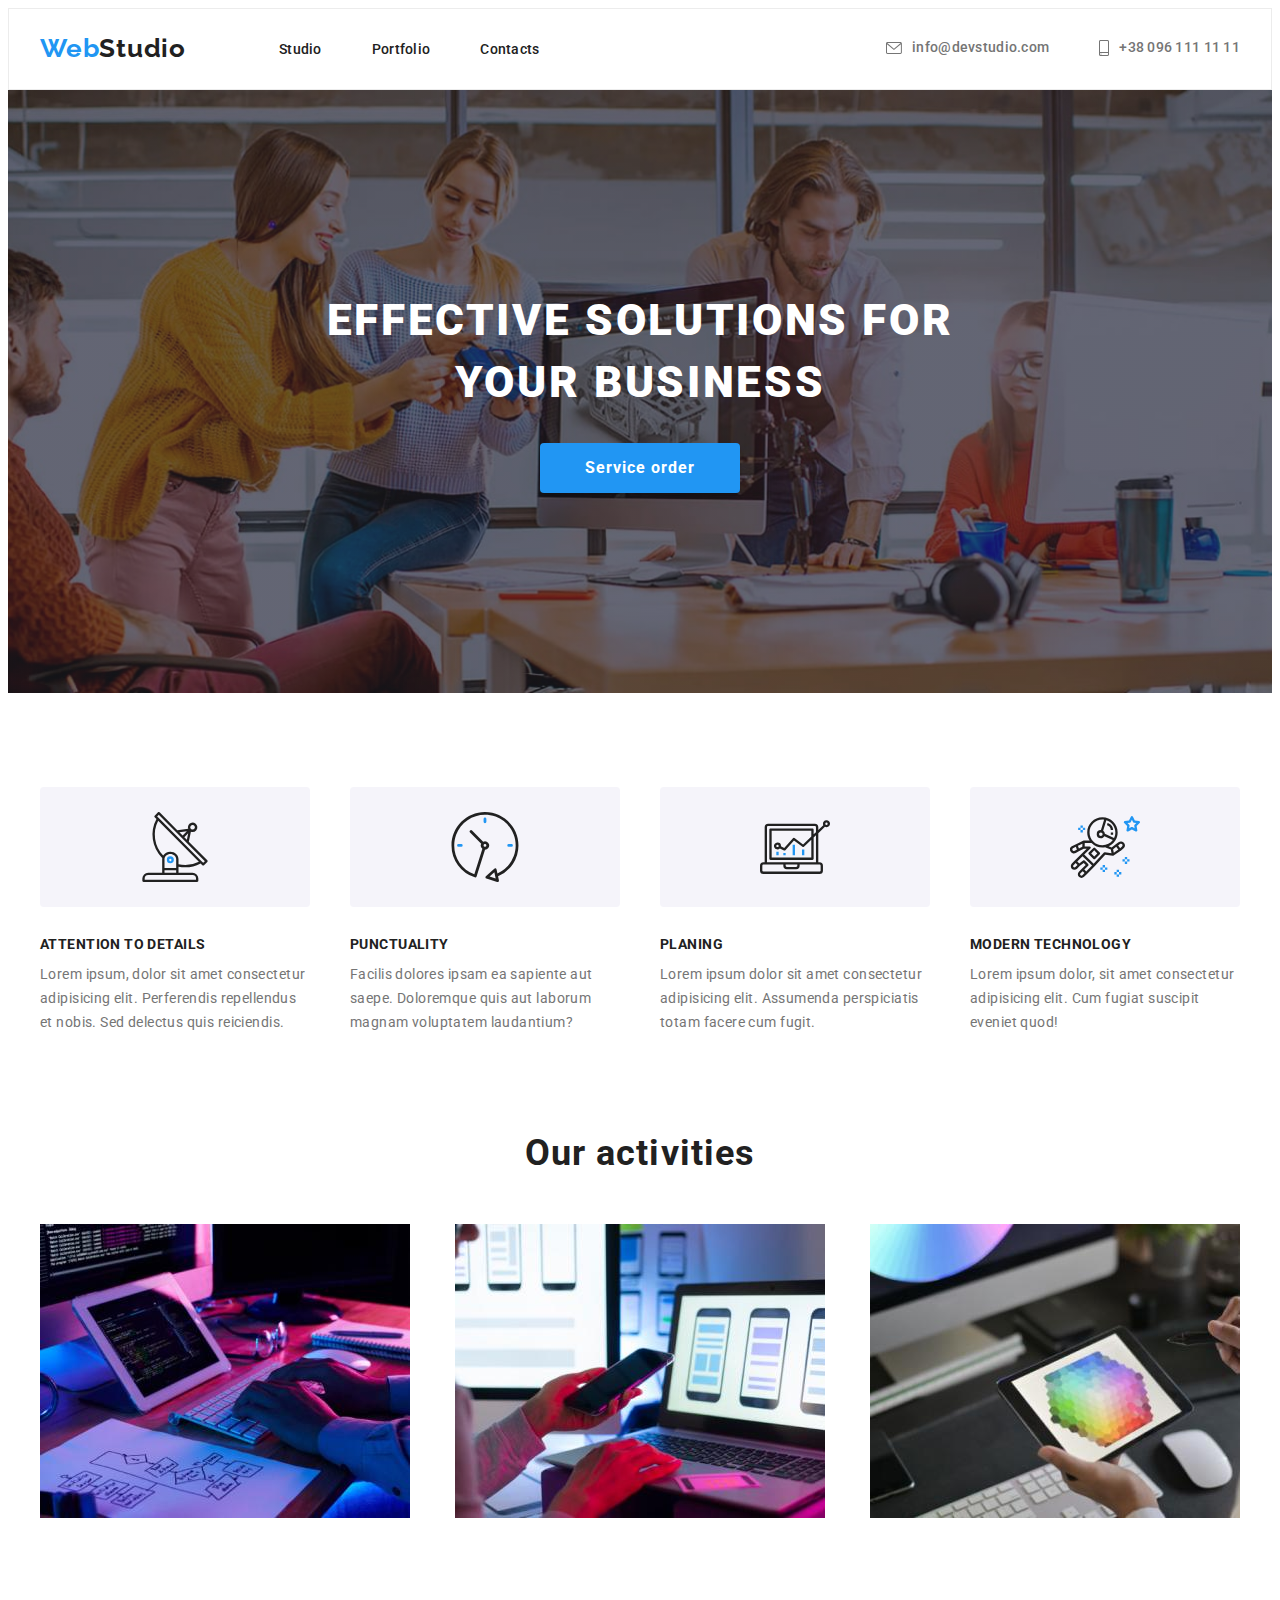
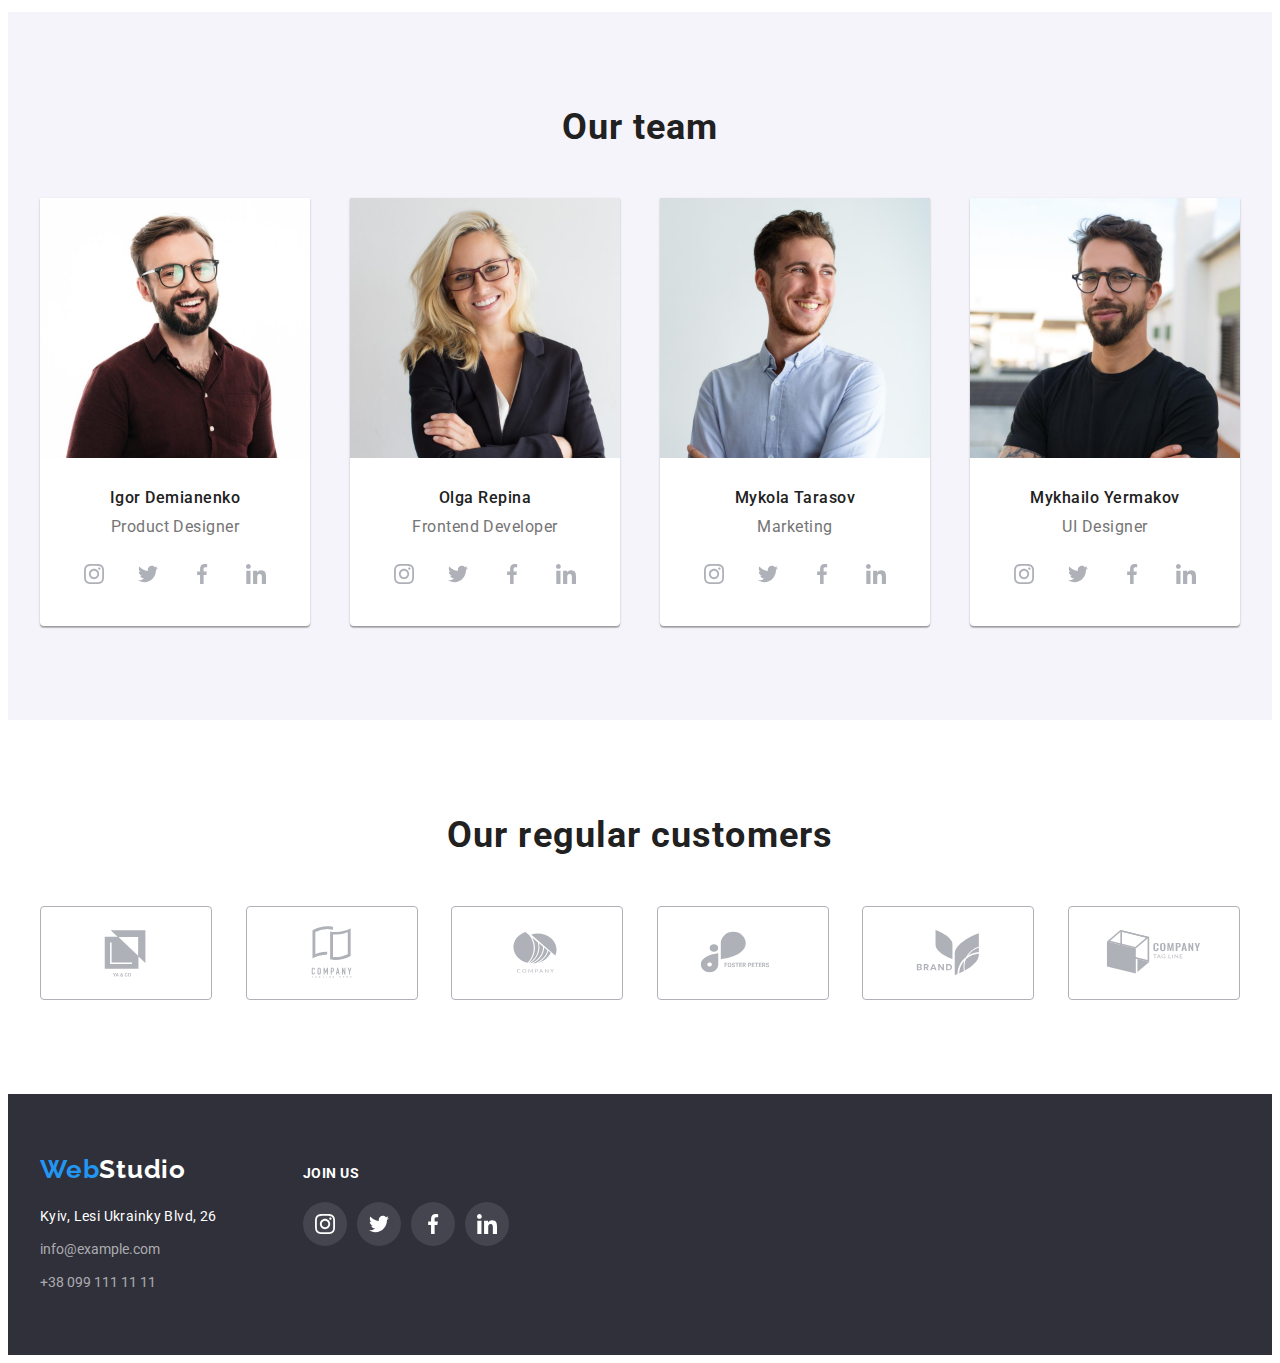
<file: index.html>
<!DOCTYPE html>
<html lang="en">
	<head>
		<meta charset="UTF-8" />
		<meta http-equiv="X-UA-Compatible" content="IE=edge" />
		<meta name="viewport" content="width=device-width, initial-scale=1.0" />
		<title>WebStudio</title>
		<link rel="preconnect" href="https://fonts.googleapis.com">
		<link rel="preconnect" href="https://fonts.gstatic.com" crossorigin>
		<link href="https://fonts.googleapis.com/css2?family=Raleway:wght@700&family=Roboto:wght@400;500;700;900&display=swap" rel="stylesheet">
		<link rel="stylesheet" href="https://cdnjs.cloudflare.com/ajax/libs/modern-normalize/1.1.0/modern-normalize.min.css" integrity="sha512-wpPYUAdjBVSE4KJnH1VR1HeZfpl1ub8YT/NKx4PuQ5NmX2tKuGu6U/JRp5y+Y8XG2tV+wKQpNHVUX03MfMFn9Q==" crossorigin="anonymous" referrerpolicy="no-referrer">
		<link rel="stylesheet" href="./css/styles.css" />
	</head>
	<body>
		<!-- Site nav -->
		<header class="page-header">
			<div class="container">
				<nav class="header-nav">
				<!-- prettier-ignore -->
				<a lang="en" href="./index.html" class="page-logo link">
					<span class="page-blue-logo">Web</span>Studio
				</a>	
				<ul class="site-nav-list list">
					<li class="nav-list-item">
						<a href="" class="nav-list-link link current">Studio</a>
					</li>
					<li class="nav-list-item">
							<a href="./portfolio.html" class="nav-list-link link current">Portfolio</a>
					</li>
					<li class="nav-list-item">
							<a href="" class="nav-list-link link current">Contacts</a>
					</li>
				</ul>
				</nav>
				<ul class="contacts-nav-list list">
					<li class="contacts-list-item"><a href="mailto:info@devstudio.com" class="contacts-list-link link">
						<svg class="contacts-icon mail">
							<use href="./images/icons.svg#icon-envelope" width="16" height="12"></use>
						</svg>
						info@devstudio.com</a></li>
					<li class="contacts-list-item"><a href="tel:+380961111111" class="contacts-list-link link">
						<svg class="contacts-icon phone">
							<use href="./images/icons.svg#icon-smartphone" width="10" height="16"></use>
						</svg>
						+38 096 111 11 11</a></li>
				</ul>
			</div>
		</header>

		<main>
			<section class="hero">
				<div class="container">
					<h1 class="hero-title">Effective solutions for your business</h1>
					<button type="button" class="hero-btn btn">Service order</button>
				</div>
			</section>

			<!-- Values -->
			<section class="value">
				<div class="container">
				<h2 class="visually-hidden">Values</h2>
				<ul class="value-list list">
					<li class="value-item antenna">
						<h4 class="value-header">Attention to details</h4>
						<p class="value-text">
							Lorem ipsum, dolor sit amet consectetur adipisicing elit. Perferendis repellendus et nobis. Sed delectus quis reiciendis.
						</p>
					</li>
					<li class="value-item clock">
						<h4 class="value-header">Punctuality</h4>
						<p class="value-text">
							Facilis dolores ipsam ea sapiente aut saepe. Doloremque quis aut laborum magnam voluptatem laudantium?
						</p>
					</li>
					<li class="value-item diagram">
						<h4 class="value-header">Planing</h4>
						<p class="value-text">Lorem ipsum dolor sit amet consectetur adipisicing elit. Assumenda perspiciatis totam facere cum fugit.</p>
					</li>
					<li class="value-item astronaut">
						<h4 class="value-header">Modern technology</h4>
						<p class="value-text">Lorem ipsum dolor, sit amet consectetur adipisicing elit. Cum fugiat suscipit eveniet quod!</p>
					</li>
				</ul>
				</div>
			</section>

			<!-- Activities -->
			<section class="activities">
				<div class="container">
				<h2 class="activities-title title">Our activities</h2>
				<ul class="activities-list list">
					<li class="activities-item">
						<img src="./images/main-page-img-1.jpg" alt="Keyboadr and iPad" width="370" height="294" />
					</li>
					<li class="activities-item">
						<img src="./images/main-page-img-2.jpg" alt="iPhone and design" width="370" height="294" />
					</li>
					<li class="activities-item">
						<img src="./images/main-page-img-3.jpg" alt="olor scheme" width="370" height="294" />
					</li>
				</ul>
				</div>
			</section>

			<!-- Team -->
			<section class="team">
				<div class="container">
				<h2 class="team-title title">Our team</h2>
				<ul class="team-list list">
					<li class="team-item">
						<img src="./images/demianenko.jpg" alt="Igor Demianenko" width="270" height="260" />
						<h3 class="team-item-title">Igor Demianenko</h3>
						<p class="team-item-text">Product Designer</p>
						<ul class="team-soc list">
							<li class="team-soc-item"><a href="" class="team-soc-link link">
								<svg class="team-soc-icon" width="20" height="20">
									<use href="./images/icons.svg#icon-instagram"></use>
								</svg>
							</a></li>
							<li class="team-soc-item"><a href="" class="team-soc-link link">
								<svg class="team-soc-icon" width="20" height="20">
									<use href="./images/icons.svg#icon-twitter"></use>
								</svg>
							</a></li>
							<li class="team-soc-item"><a href="" class="team-soc-link link">
								<svg class="team-soc-icon" width="20" height="20">
									<use href="./images/icons.svg#icon-facebook"></use>
								</svg>
							</a></li>
							<li class="team-soc-item"><a href="" class="team-soc-link link">
								<svg class="team-soc-icon" width="20" height="20">
									<use href="./images/icons.svg#icon-linkedin"></use>
								</svg>
							</a></li>
						</ul>
					</li>
					<li class="team-item">
						<img src="./images/repina.jpg" alt="Olga Repina" width="270" height="260" />
						<h3 class="team-item-title">Olga Repina</h3>
						<p class="team-item-text">Frontend Developer</p>
						<ul class="team-soc list">
							<li class="team-soc-item"><a href="" class="team-soc-link link">
								<svg class="team-soc-icon" width="20" height="20">
									<use href="./images/icons.svg#icon-instagram"></use>
								</svg>
							</a></li>
							<li class="team-soc-item"><a href="" class="team-soc-link link">
								<svg class="team-soc-icon" width="20" height="20">
									<use href="./images/icons.svg#icon-twitter"></use>
								</svg>
							</a></li>
							<li class="team-soc-item"><a href="" class="team-soc-link link">
								<svg class="team-soc-icon" width="20" height="20">
									<use href="./images/icons.svg#icon-facebook"></use>
								</svg>
							</a></li>
							<li class="team-soc-item"><a href="" class="team-soc-link link">
								<svg class="team-soc-icon" width="20" height="20">
									<use href="./images/icons.svg#icon-linkedin"></use>
								</svg>
							</a></li>
						</ul>
					</li>
					<li class="team-item">
						<img src="./images/tarasov.jpg" alt="Mykola Tarasov" width="270" height="260" />
						<h3 class="team-item-title">Mykola Tarasov</h3>
						<p class="team-item-text">Marketing</p>
						<ul class="team-soc list">
							<li class="team-soc-item"><a href="" class="team-soc-link link">
								<svg class="team-soc-icon" width="20" height="20">
									<use href="./images/icons.svg#icon-instagram"></use>
								</svg>
							</a></li>
							<li class="team-soc-item"><a href="" class="team-soc-link link">
								<svg class="team-soc-icon" width="20" height="20">
									<use href="./images/icons.svg#icon-twitter"></use>
								</svg>
							</a></li>
							<li class="team-soc-item"><a href="" class="team-soc-link link">
								<svg class="team-soc-icon" width="20" height="20">
									<use href="./images/icons.svg#icon-facebook"></use>
								</svg>
							</a></li>
							<li class="team-soc-item"><a href="" class="team-soc-link link">
								<svg class="team-soc-icon" width="20" height="20">
									<use href="./images/icons.svg#icon-linkedin"></use>
								</svg>
							</a></li>
						</ul>
					</li>
					<li class="team-item">
						<img src="./images/ermakov.jpg" alt="Mykhailo Yermakov" width="270" height="260" />
						<h3 class="team-item-title">Mykhailo Yermakov</h3>
						<p class="team-item-text">UI Designer</p>
						<ul class="team-soc list">
							<li class="team-soc-item"><a href="" class="team-soc-link link">
								<svg class="team-soc-icon" width="20" height="20">
									<use href="./images/icons.svg#icon-instagram"></use>
								</svg>
							</a></li>
							<li class="team-soc-item"><a href="" class="team-soc-link link">
								<svg class="team-soc-icon" width="20" height="20">
									<use href="./images/icons.svg#icon-twitter"></use>
								</svg>
							</a></li>
							<li class="team-soc-item"><a href="" class="team-soc-link link">
								<svg class="team-soc-icon" width="20" height="20">
									<use href="./images/icons.svg#icon-facebook"></use>
								</svg>
							</a></li>
							<li class="team-soc-item"><a href="" class="team-soc-link link">
								<svg class="team-soc-icon" width="20" height="20">
									<use href="./images/icons.svg#icon-linkedin"></use>
								</svg>
							</a></li>
						</ul>
					</li>
				</ul>
				</div>
			</section>
			<section class="customers">
				<div class="container">
					<h2 class="customer-title title">Our regular customers</h2>
					<ul class="customers-list list">
						<li class="customer-item">
							<a href="" class="customer-link link">
								<svg class="customer-logo" width="106" height="60">
									<use href="./images/icons.svg#icon-yanco"></use>
								</svg>
							</a>
						</li>
						<li class="customer-item">
							<a href="" class="customer-link link">
								<svg class="customer-logo" width="106" height="60">
									<use href="./images/icons.svg#icon-tagline"></use>
								</svg>
							</a>
						</li>
						<li class="customer-item">
							<a href="" class="customer-link link">
								<svg class="customer-logo" width="106" height="60">
									<use href="./images/icons.svg#icon-company"></use>
								</svg>
							</a>
						</li>
						<li class="customer-item">
							<a href="" class="customer-link link">
								<svg class="customer-logo" width="106" height="60">
									<use href="./images/icons.svg#icon-foster-peters"></use>
								</svg>
							</a>
						</li>
						<li class="customer-item">
							<a href="" class="customer-link link">
								<svg class="customer-logo" width="106" height="60">
									<use href="./images/icons.svg#icon-brand"></use>
								</svg>
							</a>
						</li>
						<li class="customer-item">
							<a href="" class="customer-link link">
								<svg class="customer-logo" width="106" height="60">
									<use href="./images/icons.svg#icon-company-tagline"></use>
								</svg>
							</a>
						</li>
					</ul>
				</div>
			</section>
		</main>

		<footer class="footer">
			<div class="contact-wrap">
				<div class="container">
					<div class="footer-contacts-wrap">
						<!-- prettier-ignore -->
						<a lang="en" href="./index.html" class="footer-logo link">
							<span class="page-blue-logo">Web</span><span>Studio</span>
						</a>
						

						<!-- Contacts -->
						<h2 class="visually-hidden">Contacts</h2>
						<address class="address">
							<ul class="contacts-list list">
								<li class="footer-contacts">
									<a
											class="contacts-address link"
											href="https://goo.gl/maps/21FP2kessVp6qN1R9"
											target="_blank"
											rel="noopener noreferrer nofollow"
										>
											Kyiv, Lesi Ukrainky Blvd, 26
									</a>
								</li>
								<li class="footer-contacts">
									<a href="mailto:info@example.com" class="footer-contacts-link link">info@example.com</a>
								</li>
								<li class="footer-contacts"><a href="tel:+380991111111" class="footer-contacts-link link">+38 099 111 11 11</a></li>
							</ul>
						</address>
					</div>

					<div class="join">
						<h2 class="join-soc-title title">Join us</h2>
						<ul class="join-soc-list list">
							<li class="join-soc-item">
								<a href="" class="join-soc-link">
									<svg class="join-soc-icon">
										<use href="./images/icons.svg#icon-instagram"></use>
									</svg>
								</a>
							</li>
							<li class="join-soc-item">
								<a href="" class="join-soc-link">
									<svg class="join-soc-icon">
										<use href="./images/icons.svg#icon-twitter"></use>
									</svg>
								</a>
							</li>
							<li class="join-soc-item">
								<a href="" class="join-soc-link">
									<svg class="join-soc-icon">
										<use href="./images/icons.svg#icon-facebook"></use>
									</svg>
								</a>
							</li>
							<li class="join-soc-item">
								<a href="" class="join-soc-link">
									<svg class="join-soc-icon">
										<use href="./images/icons.svg#icon-linkedin"></use>
									</svg>
								</a>
							</li>
						</ul>
					</div>
				</div>
			</div>
		</footer>
	</body>
</html>
</file>
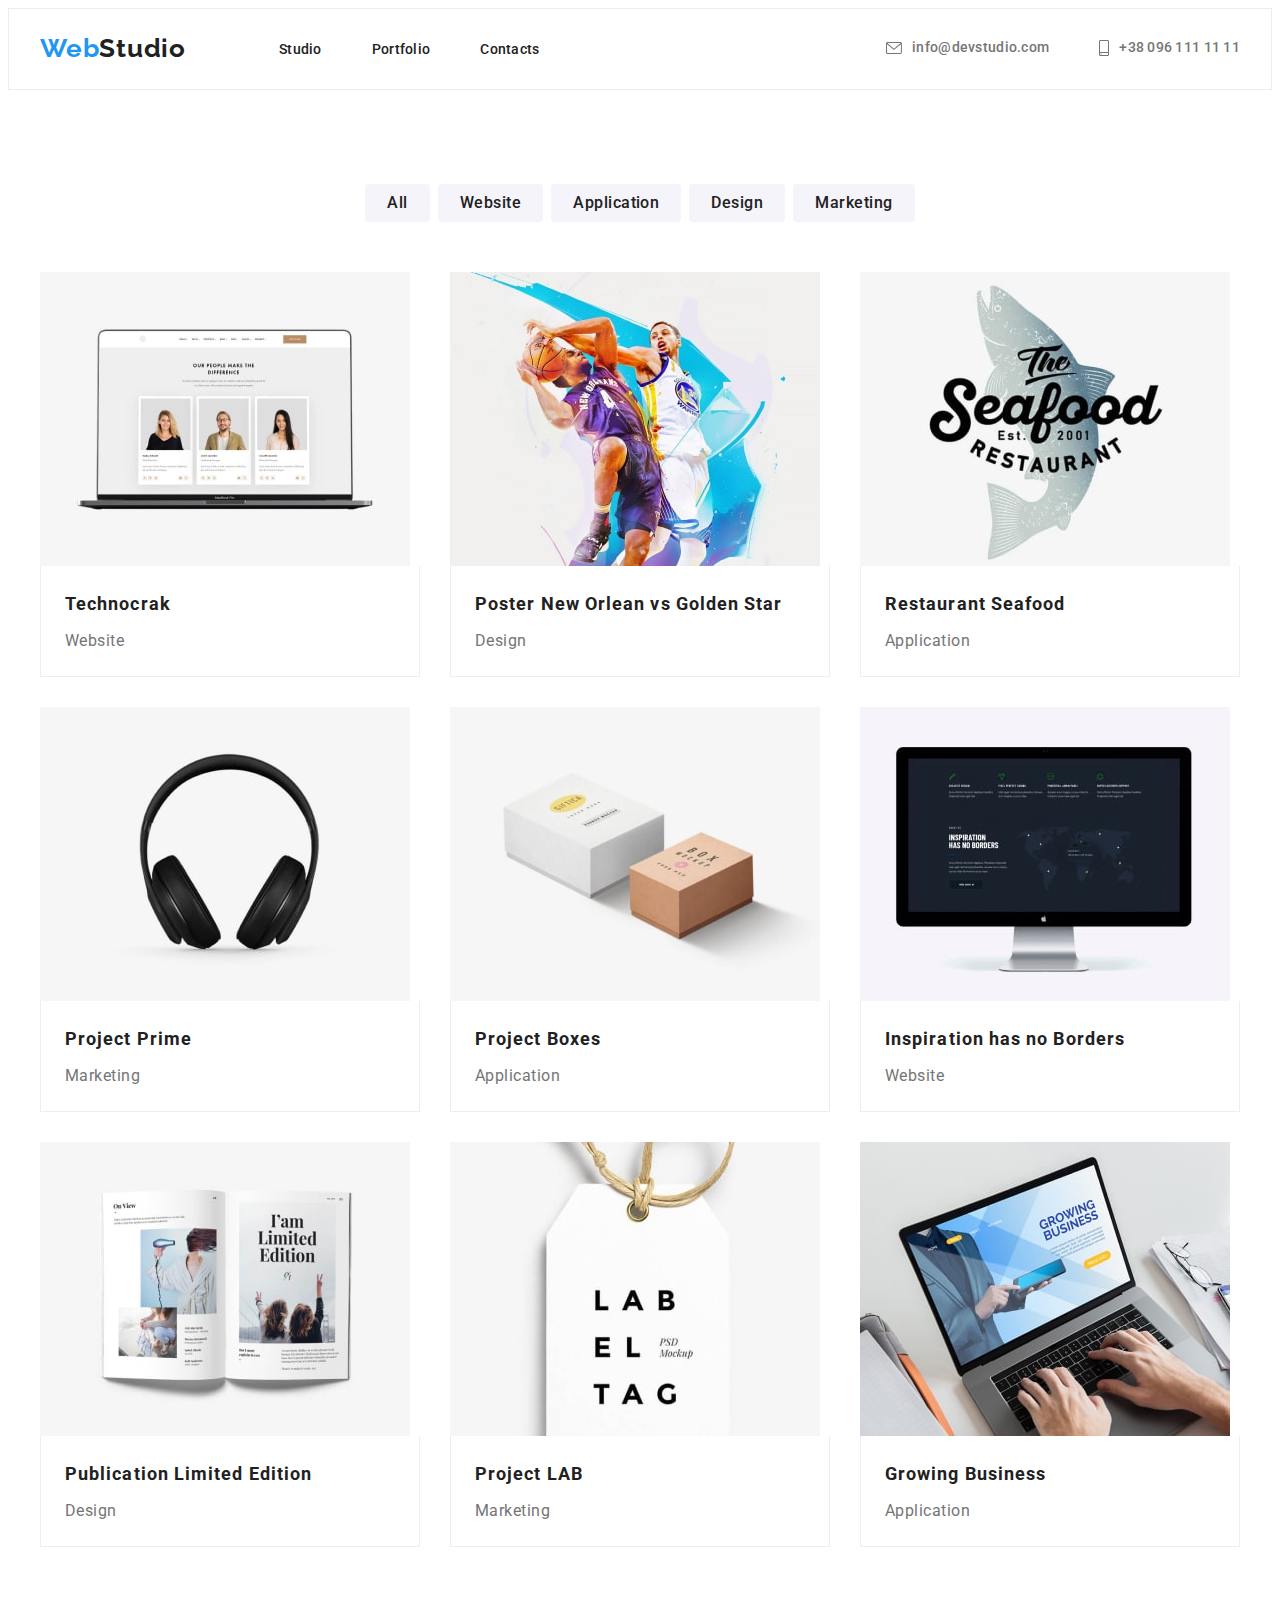
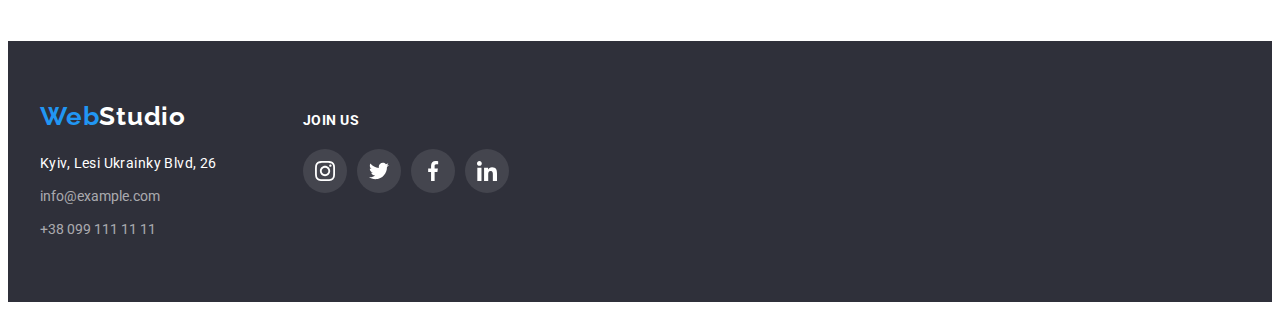
<file: portfolio.html>
<!DOCTYPE html>
<html lang="en">
	<head>
		<meta charset="UTF-8" />
		<meta http-equiv="X-UA-Compatible" content="IE=edge" />
		<meta name="viewport" content="width=device-width, initial-scale=1.0" />
		<title>WebStudio</title>
		<link rel="preconnect" href="https://fonts.googleapis.com">
		<link rel="preconnect" href="https://fonts.gstatic.com" crossorigin>
		<link href="https://fonts.googleapis.com/css2?family=Raleway:wght@700&family=Roboto:wght@400;500;700;900&display=swap" rel="stylesheet">
		<link rel="stylesheet" href="https://cdnjs.cloudflare.com/ajax/libs/modern-normalize/1.1.0/modern-normalize.min.css" integrity="sha512-wpPYUAdjBVSE4KJnH1VR1HeZfpl1ub8YT/NKx4PuQ5NmX2tKuGu6U/JRp5y+Y8XG2tV+wKQpNHVUX03MfMFn9Q==" crossorigin="anonymous" referrerpolicy="no-referrer">
		<link rel="stylesheet" href="./css/styles.css" />
	</head>
	<body class="page">
		<!-- Site nav -->
		<header class="page-header">
			<div class="container">
				<nav class="header-nav">
				<!-- prettier-ignore -->
				<a lang="en" href="./index.html" class="page-logo link">
					<span class="page-blue-logo">Web</span>Studio
				</a>	
				<ul class="site-nav-list list">
					<li class="nav-list-item">
						<a href="" class="nav-list-link link current">Studio</a>
					</li>
					<li class="nav-list-item">
							<a href="./portfolio.html" class="nav-list-link link current">Portfolio</a>
					</li>
					<li class="nav-list-item">
							<a href="" class="nav-list-link link current">Contacts</a>
					</li>
				</ul>
				</nav>
				<ul class="contacts-nav-list list">
					<li class="contacts-list-item"><a href="mailto:info@devstudio.com" class="contacts-list-link link">
						<svg class="contacts-icon mail">
							<use href="./images/icons.svg#icon-envelope" width="16" height="12"></use>
						</svg>
						info@devstudio.com</a></li>
					<li class="contacts-list-item"><a href="tel:+380961111111" class="contacts-list-link link">
						<svg class="contacts-icon phone">
							<use href="./images/icons.svg#icon-smartphone" width="10" height="16"></use>
						</svg>
						+38 096 111 11 11</a></li>
				</ul>
			</div>
		</header>

		<main>
			<section class="portfolio">
				<div class="container">
					<h1 class="visually-hidden">Portfolio</h1>
					<ul class="filter-list list">
						<li class="filter-item">
							<button type="button" class="filter-btn btn">All</button>
						</li>
						<li class="filter-item">
							<button type="button" class="filter-btn btn">Website</button>
						</li>
						<li class="filter-item">
							<button type="button" class="filter-btn btn">Application</button>
						</li>
						<li class="filter-item">
							<button type="button" class="filter-btn btn">Design</button>
						</li>
						<li class="filter-item">
							<button type="button" class="filter-btn btn">Marketing</button>
						</li>
					</ul>

					<ul class="filter-result-list list">
						<li class="filter-result-item">
							<a href="" class="filter-result-item-link link">
								<img src="./images/technokriak-min.jpg" alt="laptop with project" width="370" height="294" />
								<div class="filter-result-name">
									<h2 class="filter-result-item-title">Technocrak</h2>
									<p class="filter-result-item-text">Website</p>
								</div>
							</a>
						</li>
						<li class="filter-result-item">
							<a href="" class="filter-result-item-link link">
								<img src="./images/new-orlean-min.jpg" alt="poster volleyball" width="370" height="294" />
								<div class="filter-result-name">
									<h2 class="filter-result-item-title">Poster New Orlean vs Golden Star</h2>
									<p class="filter-result-item-text">Design</p>
								</div>
							</a>
						</li>
						<li class="filter-result-item">
							<a href="" class="filter-result-item-link link">
								<img src="./images/seafood-min.jpg" alt="restaurant logo seafood" width="370" height="294" />
								<div class="filter-result-name">
									<h2 class="filter-result-item-title">Restaurant Seafood</h2>
									<p class="filter-result-item-text">Application</p>
								</div>
							</a>
						</li>
						<li class="filter-result-item">
							<a href="" class="filter-result-item-link link">
								<img src="./images/headphones-min.jpg" alt="headphones" width="370" height="294" />
								<div class="filter-result-name">
									<h2 class="filter-result-item-title">Project Prime</h2>
									<p class="filter-result-item-text">Marketing</p>
								</div>
							</a>
						</li>
						<li class="filter-result-item">
							<a href="" class="filter-result-item-link link">
								<img src="./images/boxes-min.jpg" alt="boxes" width="370" height="294" />
								<div class="filter-result-name">
									<h2 class="filter-result-item-title">Project Boxes</h2>
									<p class="filter-result-item-text">Application</p>
								</div>
							</a>
						</li>
						<li class="filter-result-item">
							<a href="" class="filter-result-item-link link">
								<img src="./images/inspiration-min.jpg" alt="monitor" width="370" height="294" />
								<div class="filter-result-name">
									<h2 class="filter-result-item-title">Inspiration has no Borders</h2>
									<p class="filter-result-item-text">Website</p>
								</div>
							</a>
						</li>
						<li class="filter-result-item">
							<a href="" class="filter-result-item-link link">
								<img src="./images/lim-edition-min.jpg" alt="journal limited edition" width="370" height="294" />
								<div class="filter-result-name">
									<h2 class="filter-result-item-title">Publication Limited Edition</h2>
									<p class="filter-result-item-text">Design</p>
								</div>
							</a>
						</li>
						<li class="filter-result-item">
							<a href="" class="filter-result-item-link link">
								<img src="./images/lab-min.jpg" alt="tag LAB" width="370" height="294" />
								<div class="filter-result-name">
									<h2 class="filter-result-item-title">Project LAB</h2>
									<p class="filter-result-item-text">Marketing</p>
								</div>
							</a>
						</li>
						<li class="filter-result-item">
							<a href="" class="filter-result-item-link link">
								<img src="./images/grow-business-min.jpg" alt="laptop business" width="370" height="294" />
								<div class="filter-result-name">
									<h2 class="filter-result-item-title">Growing Business</h2>
									<p class="filter-result-item-text">Application</p>
								</div>
							</a>
						</li>
					</ul>
				</div>
			</section>
		</main>

		<footer class="footer">
			<div class="contact-wrap">
				<div class="container">
					<div class="footer-contacts-wrap">
						<!-- prettier-ignore -->
						<a lang="en" href="./index.html" class="footer-logo link">
							<span class="page-blue-logo">Web</span><span>Studio</span>
						</a>
						

						<!-- Contacts -->
						<h2 class="visually-hidden">Contacts</h2>
						<address class="address">
							<ul class="contacts-list list">
								<li class="footer-contacts">
									<a
											class="contacts-address link"
											href="https://goo.gl/maps/21FP2kessVp6qN1R9"
											target="_blank"
											rel="noopener noreferrer nofollow"
										>
											Kyiv, Lesi Ukrainky Blvd, 26
									</a>
								</li>
								<li class="footer-contacts">
									<a href="mailto:info@example.com" class="footer-contacts-link link">info@example.com</a>
								</li>
								<li class="footer-contacts"><a href="tel:+380991111111" class="footer-contacts-link link">+38 099 111 11 11</a></li>
							</ul>
						</address>
					</div>

					<div class="join">
						<h2 class="join-soc-title title">Join us</h2>
						<ul class="join-soc-list list">
							<li class="join-soc-item">
								<a href="" class="join-soc-link">
									<svg class="join-soc-icon">
										<use href="./images/icons.svg#icon-instagram"></use>
									</svg>
								</a>
							</li>
							<li class="join-soc-item">
								<a href="" class="join-soc-link">
									<svg class="join-soc-icon">
										<use href="./images/icons.svg#icon-twitter"></use>
									</svg>
								</a>
							</li>
							<li class="join-soc-item">
								<a href="" class="join-soc-link">
									<svg class="join-soc-icon">
										<use href="./images/icons.svg#icon-facebook"></use>
									</svg>
								</a>
							</li>
							<li class="join-soc-item">
								<a href="" class="join-soc-link">
									<svg class="join-soc-icon">
										<use href="./images/icons.svg#icon-linkedin"></use>
									</svg>
								</a>
							</li>
						</ul>
					</div>
				</div>
			</div>
		</footer>
	</body>
</html>
</file>
<file: css/styles.css>
:root {
	--primary-text-color: #757575;
	--secondary-text-color: #212121;

	--primary-title-color: #212121;
	--secondary-title-color: #212121;

	--accent-color: #2196f3;

	--primary-bg-color: #ffffff;
	--secondary-bg-color: #f5f4fa;
	--tertiary-bg-color: #2f303a;
	--html-whitespace-sensitivity: strict;
}

p, 
h1, 
h2, 
h3, 
h4, 
h5, 
h6 {
	margin: 0;
}

ul,
ol {
	margin: 0;
	padding-left: 0;
}

address {
	font-style: normal;
}

a {
	color: currentColor;
}

button {
	cursor: pointer;
}

img {
	display: block;
	max-width: 100%;
	height: auto;
}

body {
	font-family: "Roboto", sans-serif;
	color: var(--primary-text-color);
	background-color: var(--primary-bg-color);
}

.list {
	list-style: none;
}

.link {
	text-decoration: none;
}

.link:visited {
	text-decoration: none;
}

.container {
	width: 100%;
	max-width: 1200px;
	width: 1200px;
	margin-left: auto;
	margin-right: auto;
	padding-left: 15px;
	padding-right: 15px;
}

.btn {
	font-family: inherit;
	font-weight: 700;
	font-size: 16px;
	line-height: 1.88;
	letter-spacing: 0.06em;
	color: #ffffff;
	border: 0;
	border-radius: 4px;
}

.title {
	font-weight: 700;
	font-size: 36px;
	line-height: 42px;
	text-align: center;
	letter-spacing: 0.03em;
	color: var(--primary-title-color);
}

.visually-hidden {
	position: absolute;
	white-space: nowrap;
	width: 1px;
	height: 1px;
	overflow: hidden;
	border: 0;
	padding: 0;
	clip: rect(0 0 0 0);
	clip-path: inset(50%);
	margin: -1px;
}

/* ----------------------------------Styles for header---------------------------------- */

.page-header {
	background-color: var(--primary-bg-color);
	padding-top: 24px;
	padding-bottom: 25px;
	border: 1px solid #ECECEC;
}

/* ------------PAGE LOGO------------ */

.page-logo,
.footer-logo {
	font-family: "Raleway", sans-serif;
	font-weight: 700;
	font-size: 26px;
	line-height: 1.19;
	letter-spacing: 0.03em;
	color: var(--secondary-text-color);
}

.page-blue-logo {
	color: var(--accent-color);
}

/* ------------SITE NAV------------ */

.page-header>.container {
	display: flex;
	align-items: center;
}

.header-nav {
	display: flex;
	align-items: center;
}

.page-logo {
	margin-right: 93px;
}

.site-nav-list,
.contacts-nav-list {
	display: flex;
}

.nav-list-link,
.contacts-list-link {
	font-weight: 500;
	font-size: 14px;
	line-height: 1.14;
	letter-spacing: 0.02em;
	color: var(--secondary-text-color);
}

.contacts-list-link {
	color: var(--primary-text-color);
	display: flex;
	align-items: center;
}

.nav-list-link:hover,
.nav-list-link:focus,
.contacts-list-link:hover,
.contacts-list-link:focus {
	color: var(--accent-color);
}

.nav-list-link .link.current {
	color: var(--accent-color);
}

.nav-list-item:not(:last-child) {
	margin-right: 50px;
}

.contacts-list-item:not(:first-child) {
	margin-left: 50px;
}

.contacts-list-item:hover svg,
.contacts-list-item:focus svg {
	fill: var(--accent-color);
}

.contacts-nav-list {
	margin-left: auto;
}

.contacts-icon {
	fill: currentColor;
	margin-right: 10px;
}

.contacts-icon.mail {
	width: 16px;
	height: 12px;
}

.contacts-icon.phone {
	width: 10px;
	height: 16px;
}

/* ----------------------------------Styles for index.html---------------------------------- */
/* ------------HERO------------- */

.hero {
	padding-top: 200px;
	padding-bottom: 200px;
	background-color: var(--tertiary-bg-color);
	background-image: linear-gradient(rgba(47, 48, 58, 0.4), rgba(47, 48, 58, 0.4)), url(../images/hero-bg.jpg);
	background-position: center;
	background-repeat: no-repeat;
	background-size: cover;
}

.hero-title {
	font-weight: 900;
	font-size: 44px;
	line-height: 1.4;
	letter-spacing: 0.06em;
	text-transform: uppercase;
	text-align: center;
	color: #ffffff;
	margin: 0 auto 30px;
	max-width: 696px;
}

.hero-btn {
	padding: 10px 32px;
	display: block;
	margin: 0 auto;
	min-width: 200px;
	background: var(--accent-color);
	box-shadow: 0px 4px 4px rgba(0, 0, 0, 0.15);
}

/* ------------VALUES------------ */

.value {
	padding: 94px 0;
}

.value-list {
	display: flex;
	justify-content: space-between;
	gap: 30px;
}

.value-item.antenna::before {
	display: block;
	content: '';
	height: 120px;
	background-color: var(--secondary-bg-color);
	border-radius: 4px;
	background-image: url(../images/antenna.svg);
	background-position: center;
	background-repeat: no-repeat;
}

.value-item.clock::before {
	display: block;
	content: '';
	height: 120px;
	background-color: var(--secondary-bg-color);
	border-radius: 4px;
	background-image: url(../images/clock.svg);
	background-position: center;
	background-repeat: no-repeat;
}

.value-item.diagram::before {
	display: block;
	content: '';
	height: 120px;
	background-color: var(--secondary-bg-color);
	border-radius: 4px;
	background-image: url(../images/diagram.svg);
	background-position: center;
	background-repeat: no-repeat;
}

.value-item.astronaut::before {
	display: block;
	content: '';
	height: 120px;
	background-color: var(--secondary-bg-color);
	border-radius: 4px;
	background-image: url(../images/astronaut.svg);
	background-position: center;
	background-repeat: no-repeat;
}

.value-header {
	font-weight: 700;
	font-size: 14px;
	line-height: 1.14;
	letter-spacing: 0.03em;
	text-transform: uppercase;
	color: var(--secondary-title-color);
	margin-top: 30px;
	margin-bottom: 10px;
}

.value-text {
	font-size: 14px;
	line-height: 1.7;
	letter-spacing: 0.03em;
	width: 270px;
	height: 75px;
}

/* ------------ACTIVITIES------------ */

.activities {
	padding-bottom: 94px;
}

.activities-title {
	margin-bottom: 50px;
}

.activities-list {
	display: flex;
	justify-content: space-between;
	gap: 30px;
}

/* ------------TEAM------------ */

.team {
	background-color: var(--secondary-bg-color);
	padding: 94px 0;
}

.team-title {
	margin-bottom: 50px;
}

.team-list {
	display: flex;
	justify-content: space-between;
	gap: 30px;
}

.team-item {
	background: #FFFFFF;
	box-shadow: 0px 1px 3px rgba(0, 0, 0, 0.12), 0px 1px 1px rgba(0, 0, 0, 0.14), 0px 2px 1px rgba(0, 0, 0, 0.2);
	border-radius: 0px 0px 4px 4px;
}

.team-item-title {
	font-weight: 500;
	font-size: 16px;
	line-height: 1.19;
	letter-spacing: 0.03em;
	text-align: center;
	color: var(--secondary-title-color);
	padding-top: 30px;
	margin: 0 auto 10px;
}

.team-item-text {
	font-size: 16px;
	line-height: 1.19;
	letter-spacing: 0.03em;
	text-align: center;
	margin-bottom: 16px;
}

.team-soc.list {
	padding-bottom: 30px;
}

.team-soc {
	display: flex;
	justify-content: center;
	gap: 10px;
}

.team-soc-link {
	width: 44px;
	height: 44px;
	border-radius: 50%;
	background-color: transparent;
	display: flex;
	align-items: center;
	justify-content: center;
	color: #AFB1B8;
}

.team-soc-icon {
	fill: currentColor;
}

.team-soc-link:hover,
.team-soc-link:focus {
	background-color: var(--accent-color);
	color: #ffffff;
}

/* ------------CUSTOMERS------------ */

.customers {
	padding: 94px 0;
}

.customer-title {
	margin-bottom: 50px;
}

.customers-list {
	display: flex;
	justify-content: space-between;
	gap: 30px;
}

.customer-link {
	width: 170px;
	height: 92px;
	border: 1px solid #AFB1B8;
	border-radius: 4px;
	background-color: transparent;
	display: flex;
	align-items: center;
	justify-content: center;
	color: #AFB1B8;
}

.customer-logo {
	fill: currentColor;
}

.customer-link:hover,
.customer-link:focus {
	color: var(--accent-color);
	border-color: #2196F3;
}

/* ----------------------------------Styles for footer---------------------------------- */

.footer {
	background-color: var(--tertiary-bg-color);
	padding-top: 60px;
	padding-bottom: 60px;
}

.contact-wrap .container {
	display: flex;
	align-items: baseline;
}

.footer-logo {
	display: flex;
	color: #ffffff;
	margin-bottom: 20px;
}

.address {
	font-style: normal;
	display: block;
	min-width: 193px;
}

.contacts-address {
	font-size: 14px;
	line-height: 1.71;
	letter-spacing: 0.03em;
	color: #ffffff;
}

.contacts-address:hover,
.contacts-address:focus {
	color: var(--accent-color);
}

.footer-contacts-link {
	font-size: 14px;
	line-height: 1.71;
	color: rgba(255, 255, 255, 0.6);
}

.footer-contacts:not(:last-child) {
	margin-bottom: 9px;
}

.footer-contacts-link:hover,
.footer-contacts-link:focus {
	color: var(--accent-color);
}

.join {
	display: flex;
	align-items: baseline;
	flex-direction: column;
	margin-left: 70px;
}

.join-soc-title {
	font-size: 14px;
	line-height: 1.14;
	text-transform: uppercase;
	color: #FFFFFF;
	margin-bottom: 20px;
}

.join-soc-list {
	display: flex;
	justify-content: space-between;
	gap: 10px;
}

.join-soc-link {
	width: 44px;
	height: 44px;
	border-radius: 50%;
	background-color: rgba(255, 255, 255, 0.1);
	display: flex;
	align-items: center;
	justify-content: center;
	color: #FFFFFF;
}

.join-soc-link:hover,
.join-soc-link:focus {
	background-color: var(--accent-color);
}

.join-soc-icon {
	fill: currentColor;
	width: 20px;
	height: 20px;
}

/* ----------------------------------Styles for portfolio.html---------------------------------- */
/* ------------PORTFOLIO------------ */

.portfolio {
	padding-top: 94px;
	padding-bottom: 94px;
}

.filter-list {
	margin-bottom: 50px;
	display: flex;
	justify-content: center;
	gap: 8px;
}

.filter-btn {
	font-family: inherit;
	font-weight: 500;
	font-size: 16px;
	line-height: 1.6;
	text-align: center;
	letter-spacing: 0.03em;
	color: #212121;
	background-color: #f5f4fa;
	border-radius: 4px;
	padding: 6px 22px;
}

.filter-btn:hover,
.filter-btn:focus {
	color: #ffffff;
	background-color: var(--accent-color);
	box-shadow: 0px 3px 1px rgba(0, 0, 0, 0.1), 0px 1px 2px rgba(0, 0, 0, 0.08), 0px 2px 2px rgba(0, 0, 0, 0.12);
}

.filter-result-list {
	display: flex;
	flex-wrap: wrap;
	margin: -15px;
}

.filter-result-item {
	background: #FFFFFF;
	width: calc(100% / 3 - 30px);
	margin: 15px;
}

.filter-result-item-link:hover {
	display: block;
	box-shadow: 0px 1px 1px rgba(0, 0, 0, 0.12), 0px 4px 4px rgba(0, 0, 0, 0.06), 1px 4px 6px rgba(0, 0, 0, 0.16);
}

.filter-result-name {
	box-sizing: border-box;
	border: 1px solid #EEEEEE;
	border-top: 0;
	padding: 20px 24px;
}

.filter-result-item-title {
	font-weight: 700;
	font-size: 18px;
	line-height: 2;
	letter-spacing: 0.06em;
	color: var(--primary-title-color);
	margin-bottom: 4px;
}

.filter-result-item-text {
	font-size: 16px;
	line-height: 1.88;
	letter-spacing: 0.03em;
	color: var(--primary-text-color);
}
</file>
